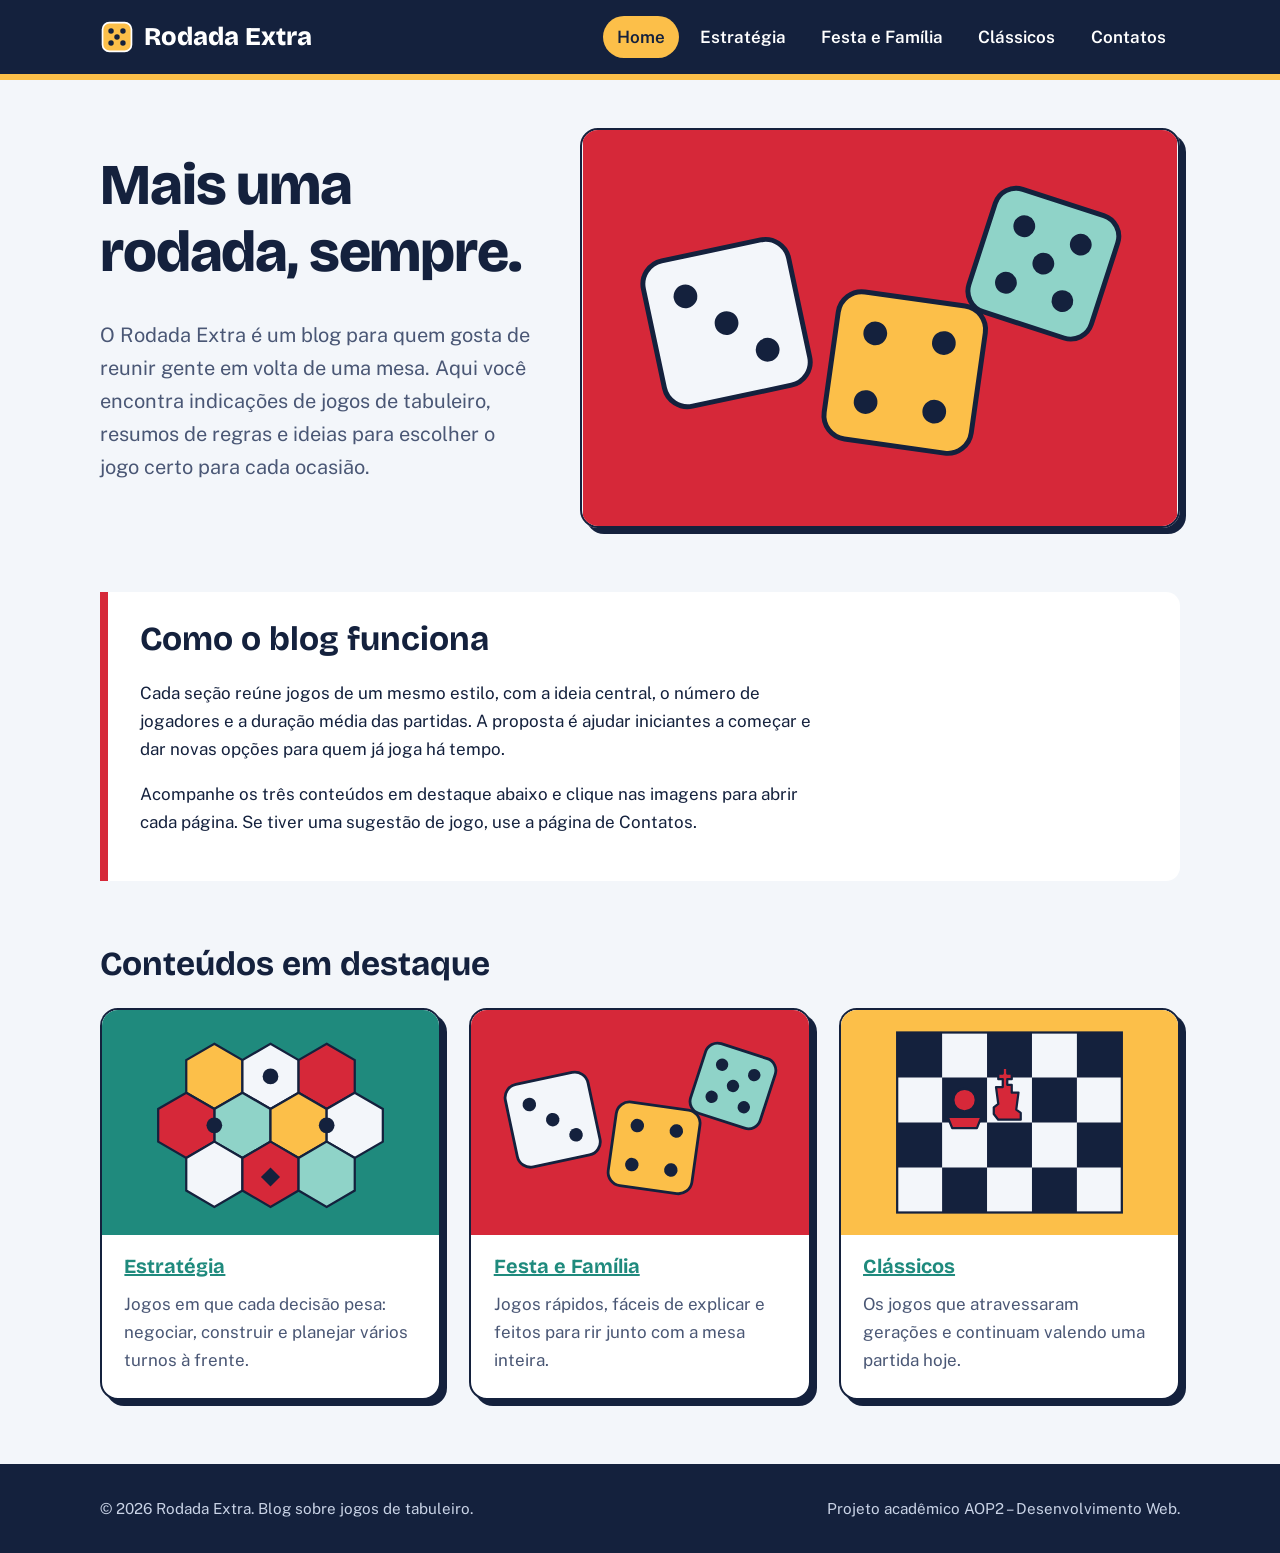
<file: index.html>
<!DOCTYPE html>
<html lang="pt-BR">
<head>
<meta charset="UTF-8">
<meta name="viewport" content="width=device-width, initial-scale=1">
<meta name="description" content="Blog sobre jogos de tabuleiro: dicas, regras e indicações.">
<title>Home | Rodada Extra</title>
<link rel="preconnect" href="https://fonts.googleapis.com">
<link rel="preconnect" href="https://fonts.gstatic.com" crossorigin>
<link href="https://fonts.googleapis.com/css2?family=Bricolage+Grotesque:wght@600;700;800&amp;family=Public+Sans:wght@400;600;700&amp;display=swap" rel="stylesheet">
<link rel="stylesheet" href="css/style.css">
</head>
<body>
<header class="site">
<div class="wrap">
<a class="brand" href="index.html"><svg viewBox="0 0 40 40" aria-hidden="true"><rect x="3" y="3" width="34" height="34" rx="8" fill="#fcbf49" stroke="#fff" stroke-width="2"/><circle cx="13" cy="13" r="3.2" fill="#14213d"/><circle cx="27" cy="13" r="3.2" fill="#14213d"/><circle cx="20" cy="20" r="3.2" fill="#14213d"/><circle cx="13" cy="27" r="3.2" fill="#14213d"/><circle cx="27" cy="27" r="3.2" fill="#14213d"/></svg>Rodada Extra</a>
<nav aria-label="Navegação principal">
<ul><li><a href="index.html" aria-current="page">Home</a></li><li><a href="estrategia.html">Estratégia</a></li><li><a href="festa.html">Festa e Família</a></li><li><a href="classicos.html">Clássicos</a></li><li><a href="contatos.html">Contatos</a></li></ul>
</nav>
</div>
</header>
<main>
<div class="wrap">
<section class="hero">
<div>
<h1>Mais uma rodada, sempre.</h1>
<p class="lead">O Rodada Extra é um blog para quem gosta de reunir gente em volta de uma mesa. Aqui você encontra indicações de jogos de tabuleiro, resumos de regras e ideias para escolher o jogo certo para cada ocasião.</p>
</div>
<img src="images/festa.svg" alt="Três dados coloridos" width="600" height="400" style="border:2px solid #14213d;border-radius:18px;box-shadow:6px 6px 0 #14213d">
</section>
<section class="sobre">
<h2>Como o blog funciona</h2>
<p>Cada seção reúne jogos de um mesmo estilo, com a ideia central, o número de jogadores e a duração média das partidas. A proposta é ajudar iniciantes a começar e dar novas opções para quem já joga há tempo.</p>
<p>Acompanhe os três conteúdos em destaque abaixo e clique nas imagens para abrir cada página. Se tiver uma sugestão de jogo, use a página de Contatos.</p>
</section>
<section>
<h2>Conteúdos em destaque</h2>
<div class="destaques"><article class="destaque"><a class="img" href="estrategia.html"><img src="images/estrategia.svg" alt="Tabuleiro de hexágonos coloridos" width="600" height="400"></a><div class="txt"><h3><a href="estrategia.html">Estratégia</a></h3><p>Jogos em que cada decisão pesa: negociar, construir e planejar vários turnos à frente.</p></div></article><article class="destaque"><a class="img" href="festa.html"><img src="images/festa.svg" alt="Três dados coloridos" width="600" height="400"></a><div class="txt"><h3><a href="festa.html">Festa e Família</a></h3><p>Jogos rápidos, fáceis de explicar e feitos para rir junto com a mesa inteira.</p></div></article><article class="destaque"><a class="img" href="classicos.html"><img src="images/classicos.svg" alt="Tabuleiro de xadrez com peças vermelhas" width="600" height="400"></a><div class="txt"><h3><a href="classicos.html">Clássicos</a></h3><p>Os jogos que atravessaram gerações e continuam valendo uma partida hoje.</p></div></article></div>
</section>
</div>
</main>
<footer class="site">
<div class="wrap">
<p>&copy; 2026 Rodada Extra. Blog sobre jogos de tabuleiro.</p>
<p>Projeto acadêmico AOP2 &ndash; Desenvolvimento Web.</p>
</div>
</footer>
</body>
</html>
</file>
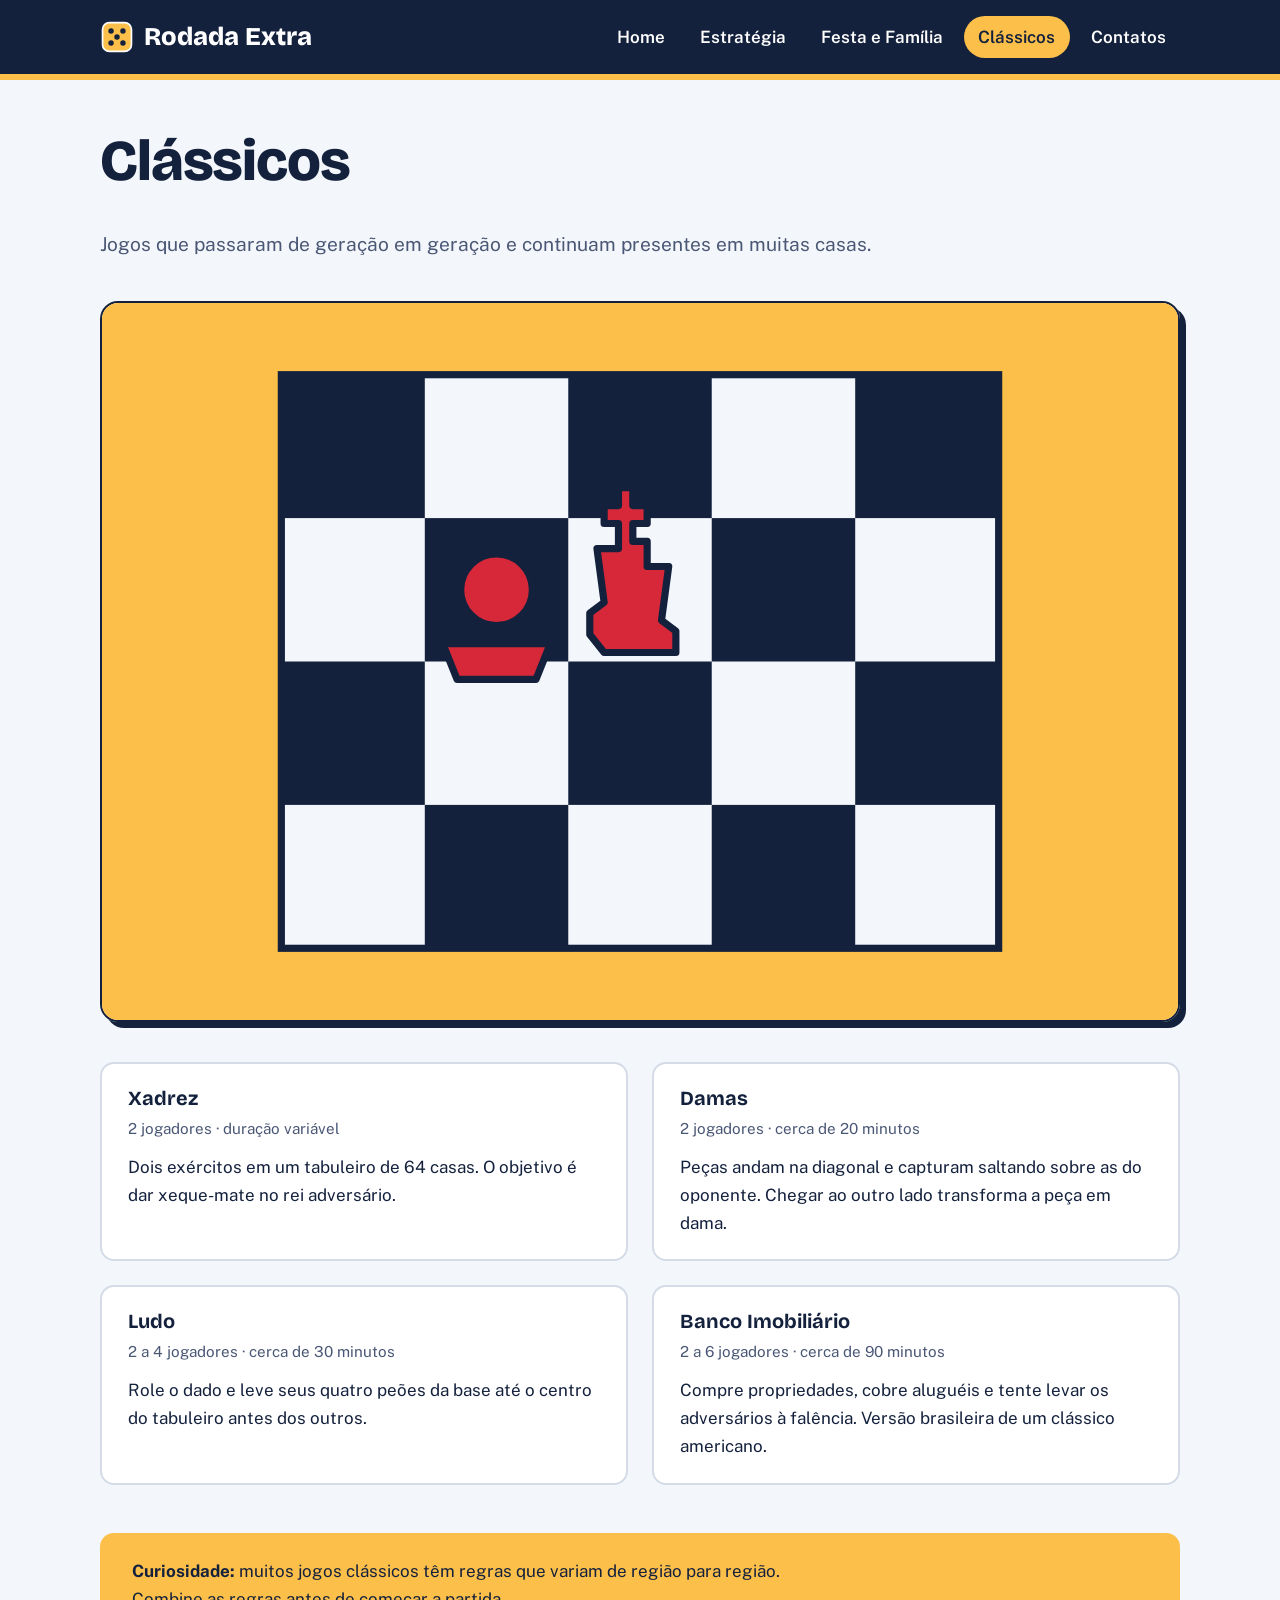
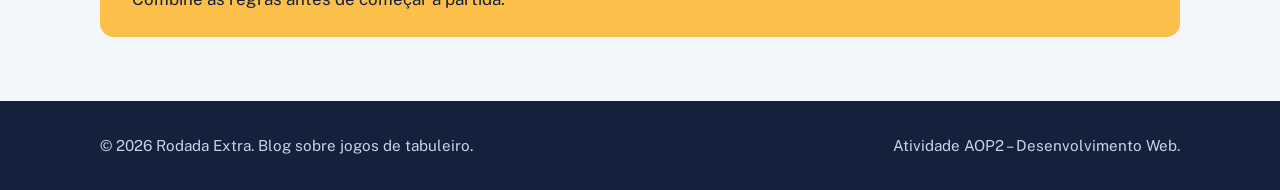
<file: classicos.html>
<!DOCTYPE html>
<html lang="pt-BR">
<head>
<meta charset="UTF-8">
<meta name="viewport" content="width=device-width, initial-scale=1">
<meta name="description" content="Jogos de tabuleiro clássicos: Xadrez, Damas, Ludo e Banco Imobiliário.">
<title>Clássicos | Rodada Extra</title>
<link rel="preconnect" href="https://fonts.googleapis.com">
<link rel="preconnect" href="https://fonts.gstatic.com" crossorigin>
<link href="https://fonts.googleapis.com/css2?family=Bricolage+Grotesque:wght@600;700;800&amp;family=Public+Sans:wght@400;600;700&amp;display=swap" rel="stylesheet">
<link rel="stylesheet" href="css/style.css">
</head>
<body>
<header class="site">
<div class="wrap">
<a class="brand" href="index.html"><svg viewBox="0 0 40 40" aria-hidden="true"><rect x="3" y="3" width="34" height="34" rx="8" fill="#fcbf49" stroke="#fff" stroke-width="2"/><circle cx="13" cy="13" r="3.2" fill="#14213d"/><circle cx="27" cy="13" r="3.2" fill="#14213d"/><circle cx="20" cy="20" r="3.2" fill="#14213d"/><circle cx="13" cy="27" r="3.2" fill="#14213d"/><circle cx="27" cy="27" r="3.2" fill="#14213d"/></svg>Rodada Extra</a>
<nav aria-label="Navegação principal">
<ul><li><a href="index.html">Home</a></li><li><a href="estrategia.html">Estratégia</a></li><li><a href="festa.html">Festa e Família</a></li><li><a href="classicos.html" aria-current="page">Clássicos</a></li><li><a href="contatos.html">Contatos</a></li></ul>
</nav>
</div>
</header>
<main>
<div class="wrap">
<div class="page-title"><h1>Clássicos</h1><p>Jogos que passaram de geração em geração e continuam presentes em muitas casas.</p></div>
<div class="cover"><img src="images/classicos.svg" alt="Tabuleiro de xadrez com peças vermelhas" width="600" height="400"></div>
<div class="jogos"><article class="jogo"><h3>Xadrez</h3><p class="meta">2 jogadores &middot; duração variável</p><p>Dois exércitos em um tabuleiro de 64 casas. O objetivo é dar xeque-mate no rei adversário.</p></article><article class="jogo"><h3>Damas</h3><p class="meta">2 jogadores &middot; cerca de 20 minutos</p><p>Peças andam na diagonal e capturam saltando sobre as do oponente. Chegar ao outro lado transforma a peça em dama.</p></article><article class="jogo"><h3>Ludo</h3><p class="meta">2 a 4 jogadores &middot; cerca de 30 minutos</p><p>Role o dado e leve seus quatro peões da base até o centro do tabuleiro antes dos outros.</p></article><article class="jogo"><h3>Banco Imobiliário</h3><p class="meta">2 a 6 jogadores &middot; cerca de 90 minutos</p><p>Compre propriedades, cobre aluguéis e tente levar os adversários à falência. Versão brasileira de um clássico americano.</p></article></div>
<aside class="dica"><p><strong>Curiosidade:</strong> muitos jogos clássicos têm regras que variam de região para região. Combine as regras antes de começar a partida.</p></aside>
</div>
</main>
<footer class="site">
<div class="wrap">
<p>&copy; 2026 Rodada Extra. Blog sobre jogos de tabuleiro.</p>
<p>Atividade AOP2 &ndash; Desenvolvimento Web.</p>
</div>
</footer>
</body>
</html>
</file>
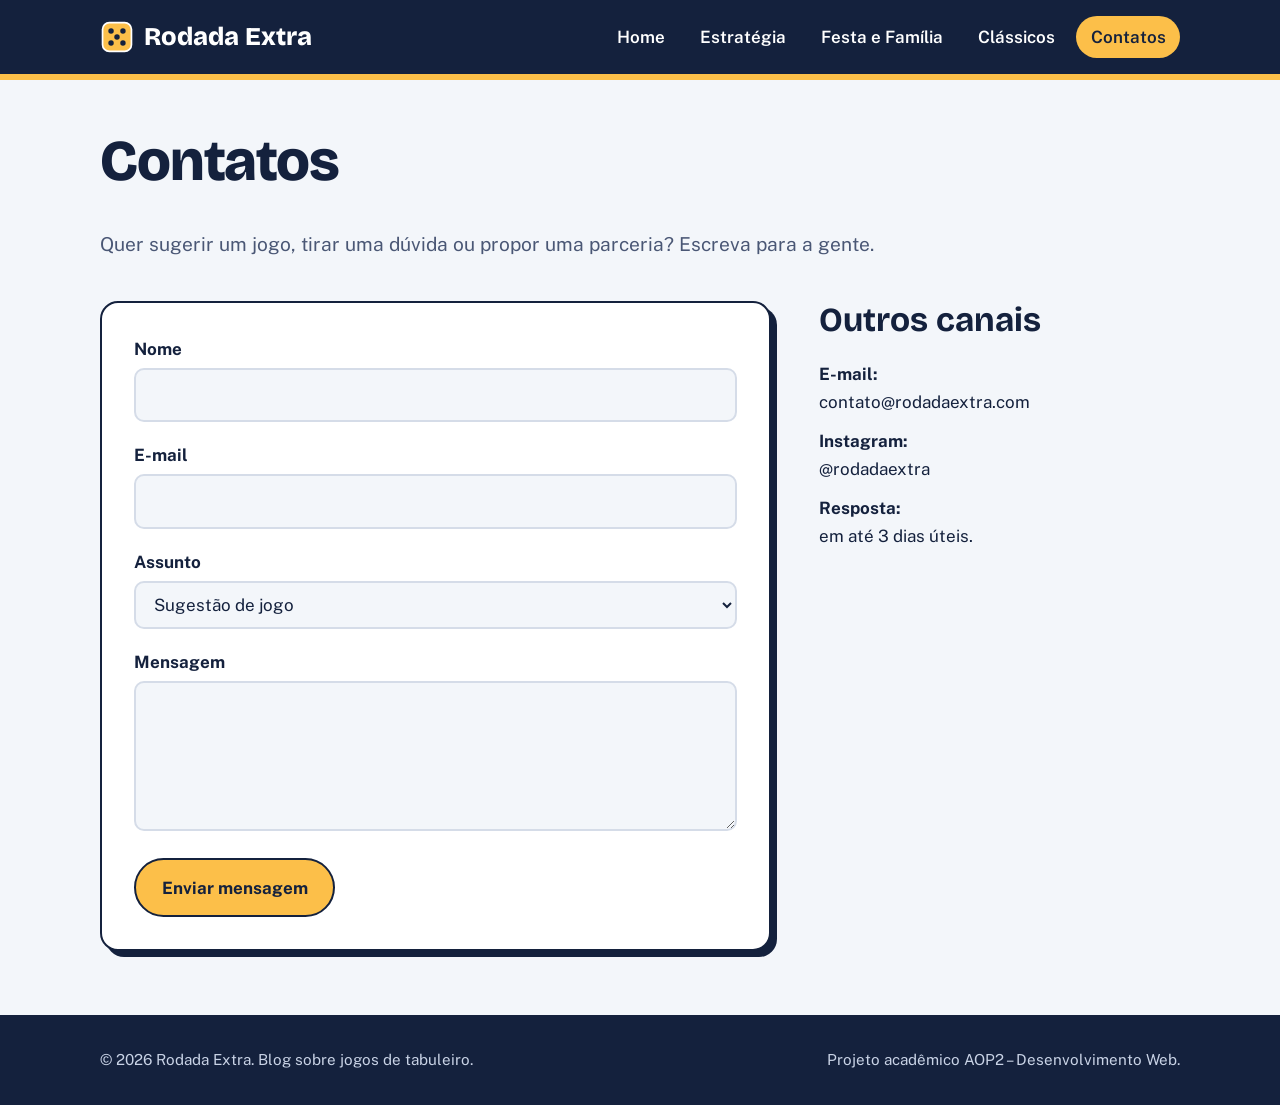
<file: contatos.html>
<!DOCTYPE html>
<html lang="pt-BR">
<head>
<meta charset="UTF-8">
<meta name="viewport" content="width=device-width, initial-scale=1">
<meta name="description" content="Fale com o Rodada Extra.">
<title>Contatos | Rodada Extra</title>
<link rel="preconnect" href="https://fonts.googleapis.com">
<link rel="preconnect" href="https://fonts.gstatic.com" crossorigin>
<link href="https://fonts.googleapis.com/css2?family=Bricolage+Grotesque:wght@600;700;800&amp;family=Public+Sans:wght@400;600;700&amp;display=swap" rel="stylesheet">
<link rel="stylesheet" href="css/style.css">
</head>
<body>
<header class="site">
<div class="wrap">
<a class="brand" href="index.html"><svg viewBox="0 0 40 40" aria-hidden="true"><rect x="3" y="3" width="34" height="34" rx="8" fill="#fcbf49" stroke="#fff" stroke-width="2"/><circle cx="13" cy="13" r="3.2" fill="#14213d"/><circle cx="27" cy="13" r="3.2" fill="#14213d"/><circle cx="20" cy="20" r="3.2" fill="#14213d"/><circle cx="13" cy="27" r="3.2" fill="#14213d"/><circle cx="27" cy="27" r="3.2" fill="#14213d"/></svg>Rodada Extra</a>
<nav aria-label="Navegação principal">
<ul><li><a href="index.html">Home</a></li><li><a href="estrategia.html">Estratégia</a></li><li><a href="festa.html">Festa e Família</a></li><li><a href="classicos.html">Clássicos</a></li><li><a href="contatos.html" aria-current="page">Contatos</a></li></ul>
</nav>
</div>
</header>
<main>
<div class="wrap">
<div class="page-title"><h1>Contatos</h1><p>Quer sugerir um jogo, tirar uma dúvida ou propor uma parceria? Escreva para a gente.</p></div>
<div class="contato-grid">
<form action="mailto:contato@rodadaextra.example" method="post" enctype="text/plain">
<div><label for="nome">Nome</label><input type="text" id="nome" name="nome" required autocomplete="name"></div>
<div><label for="email">E-mail</label><input type="email" id="email" name="email" required autocomplete="email"></div>
<div><label for="assunto">Assunto</label>
<select id="assunto" name="assunto"><option>Sugestão de jogo</option><option>Dúvida sobre regras</option><option>Outro assunto</option></select></div>
<div><label for="mensagem">Mensagem</label><textarea id="mensagem" name="mensagem" required></textarea></div>
<button type="submit">Enviar mensagem</button>
</form>
<aside class="contato-info">
<h2>Outros canais</h2>
<p><strong>E-mail:</strong><br>contato@rodadaextra.com</p>
<p><strong>Instagram:</strong><br>@rodadaextra</p>
<p><strong>Resposta:</strong><br>em até 3 dias úteis.</p>
</aside>
</div>
</div>
</main>
<footer class="site">
<div class="wrap">
<p>&copy; 2026 Rodada Extra. Blog sobre jogos de tabuleiro.</p>
<p>Projeto acadêmico AOP2 &ndash; Desenvolvimento Web.</p>
</div>
</footer>
</body>
</html>
</file>
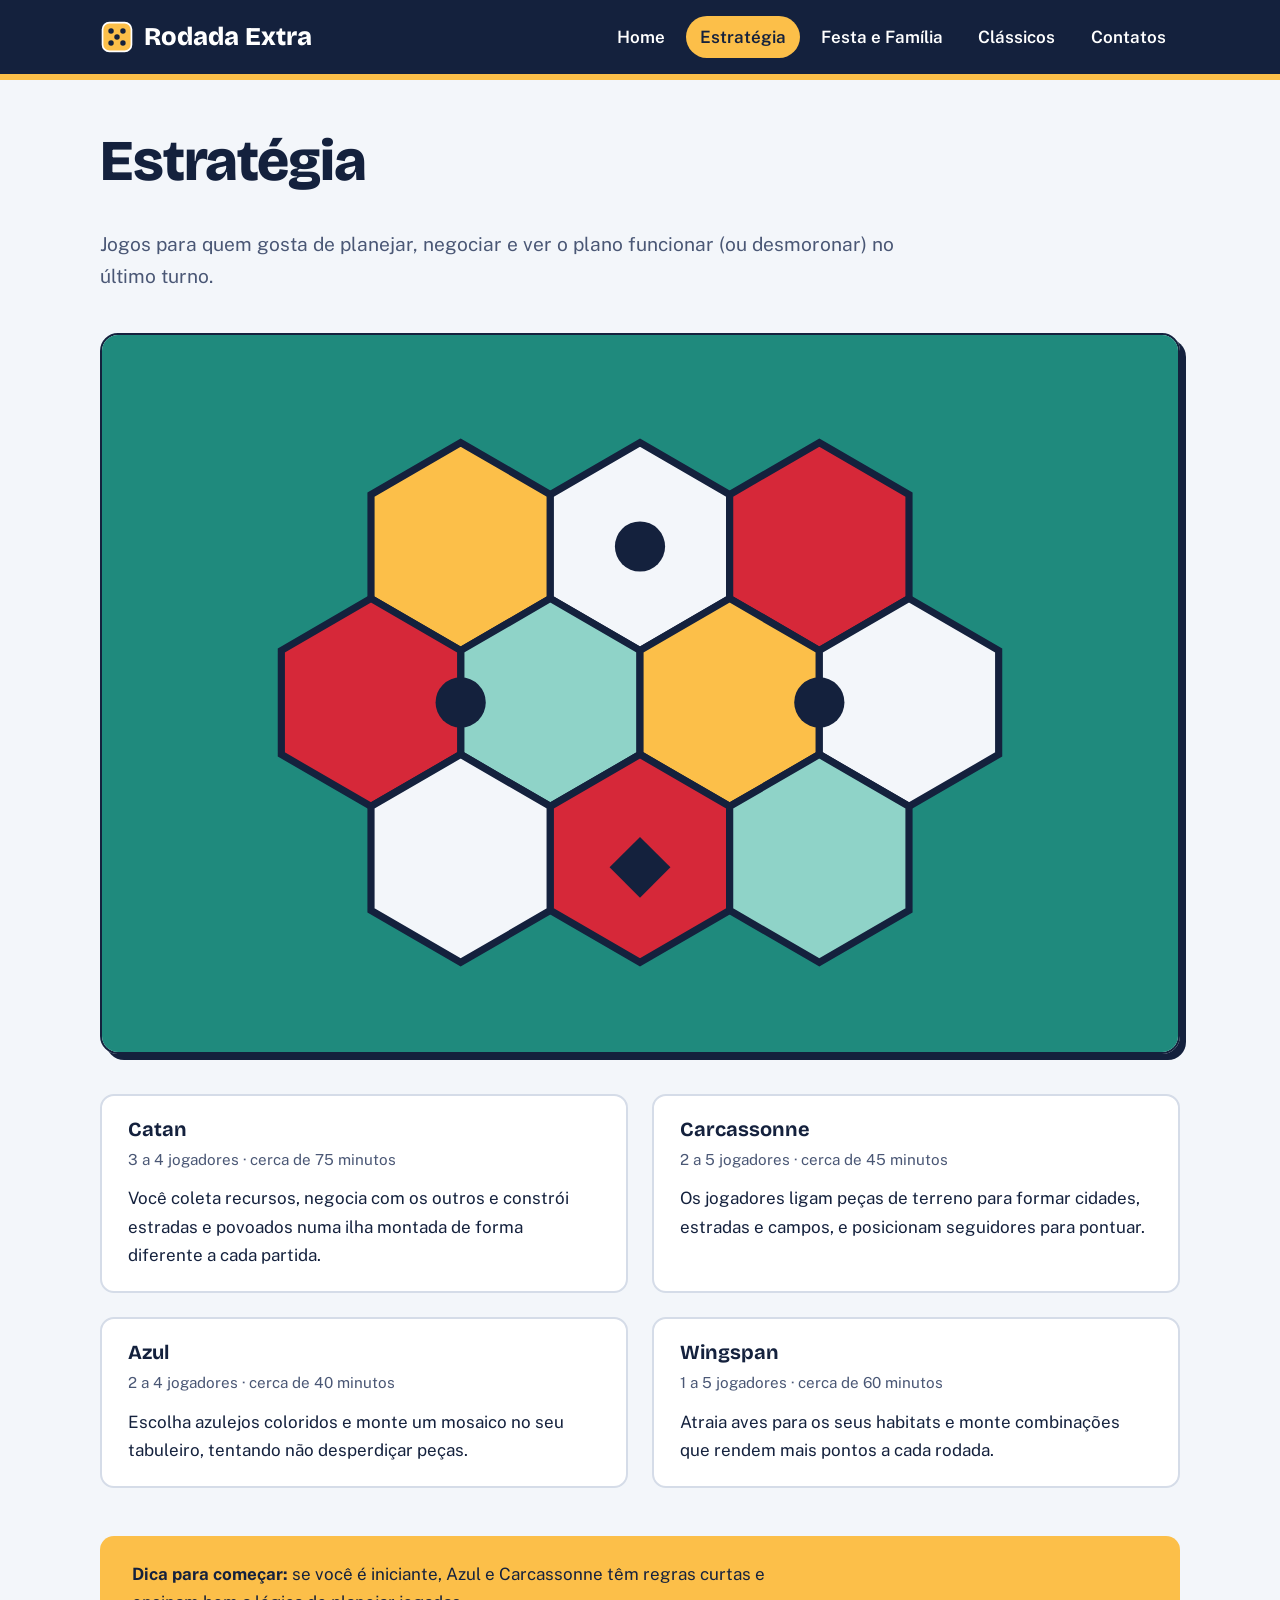
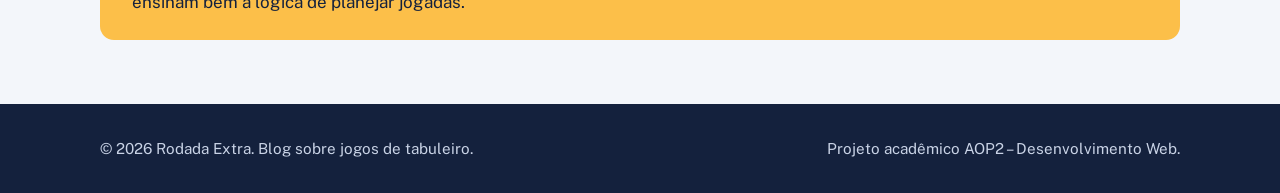
<file: estrategia.html>
<!DOCTYPE html>
<html lang="pt-BR">
<head>
<meta charset="UTF-8">
<meta name="viewport" content="width=device-width, initial-scale=1">
<meta name="description" content="Jogos de tabuleiro de estratégia: Catan, Carcassonne, Azul e Wingspan.">
<title>Estratégia | Rodada Extra</title>
<link rel="preconnect" href="https://fonts.googleapis.com">
<link rel="preconnect" href="https://fonts.gstatic.com" crossorigin>
<link href="https://fonts.googleapis.com/css2?family=Bricolage+Grotesque:wght@600;700;800&amp;family=Public+Sans:wght@400;600;700&amp;display=swap" rel="stylesheet">
<link rel="stylesheet" href="css/style.css">
</head>
<body>
<header class="site">
<div class="wrap">
<a class="brand" href="index.html"><svg viewBox="0 0 40 40" aria-hidden="true"><rect x="3" y="3" width="34" height="34" rx="8" fill="#fcbf49" stroke="#fff" stroke-width="2"/><circle cx="13" cy="13" r="3.2" fill="#14213d"/><circle cx="27" cy="13" r="3.2" fill="#14213d"/><circle cx="20" cy="20" r="3.2" fill="#14213d"/><circle cx="13" cy="27" r="3.2" fill="#14213d"/><circle cx="27" cy="27" r="3.2" fill="#14213d"/></svg>Rodada Extra</a>
<nav aria-label="Navegação principal">
<ul><li><a href="index.html">Home</a></li><li><a href="estrategia.html" aria-current="page">Estratégia</a></li><li><a href="festa.html">Festa e Família</a></li><li><a href="classicos.html">Clássicos</a></li><li><a href="contatos.html">Contatos</a></li></ul>
</nav>
</div>
</header>
<main>
<div class="wrap">
<div class="page-title"><h1>Estratégia</h1><p>Jogos para quem gosta de planejar, negociar e ver o plano funcionar (ou desmoronar) no último turno.</p></div>
<div class="cover"><img src="images/estrategia.svg" alt="Tabuleiro de hexágonos coloridos" width="600" height="400"></div>
<div class="jogos"><article class="jogo"><h3>Catan</h3><p class="meta">3 a 4 jogadores &middot; cerca de 75 minutos</p><p>Você coleta recursos, negocia com os outros e constrói estradas e povoados numa ilha montada de forma diferente a cada partida.</p></article><article class="jogo"><h3>Carcassonne</h3><p class="meta">2 a 5 jogadores &middot; cerca de 45 minutos</p><p>Os jogadores ligam peças de terreno para formar cidades, estradas e campos, e posicionam seguidores para pontuar.</p></article><article class="jogo"><h3>Azul</h3><p class="meta">2 a 4 jogadores &middot; cerca de 40 minutos</p><p>Escolha azulejos coloridos e monte um mosaico no seu tabuleiro, tentando não desperdiçar peças.</p></article><article class="jogo"><h3>Wingspan</h3><p class="meta">1 a 5 jogadores &middot; cerca de 60 minutos</p><p>Atraia aves para os seus habitats e monte combinações que rendem mais pontos a cada rodada.</p></article></div>
<aside class="dica"><p><strong>Dica para começar:</strong> se você é iniciante, Azul e Carcassonne têm regras curtas e ensinam bem a lógica de planejar jogadas.</p></aside>
</div>
</main>
<footer class="site">
<div class="wrap">
<p>&copy; 2026 Rodada Extra. Blog sobre jogos de tabuleiro.</p>
<p>Projeto acadêmico AOP2 &ndash; Desenvolvimento Web.</p>
</div>
</footer>
</body>
</html>
</file>
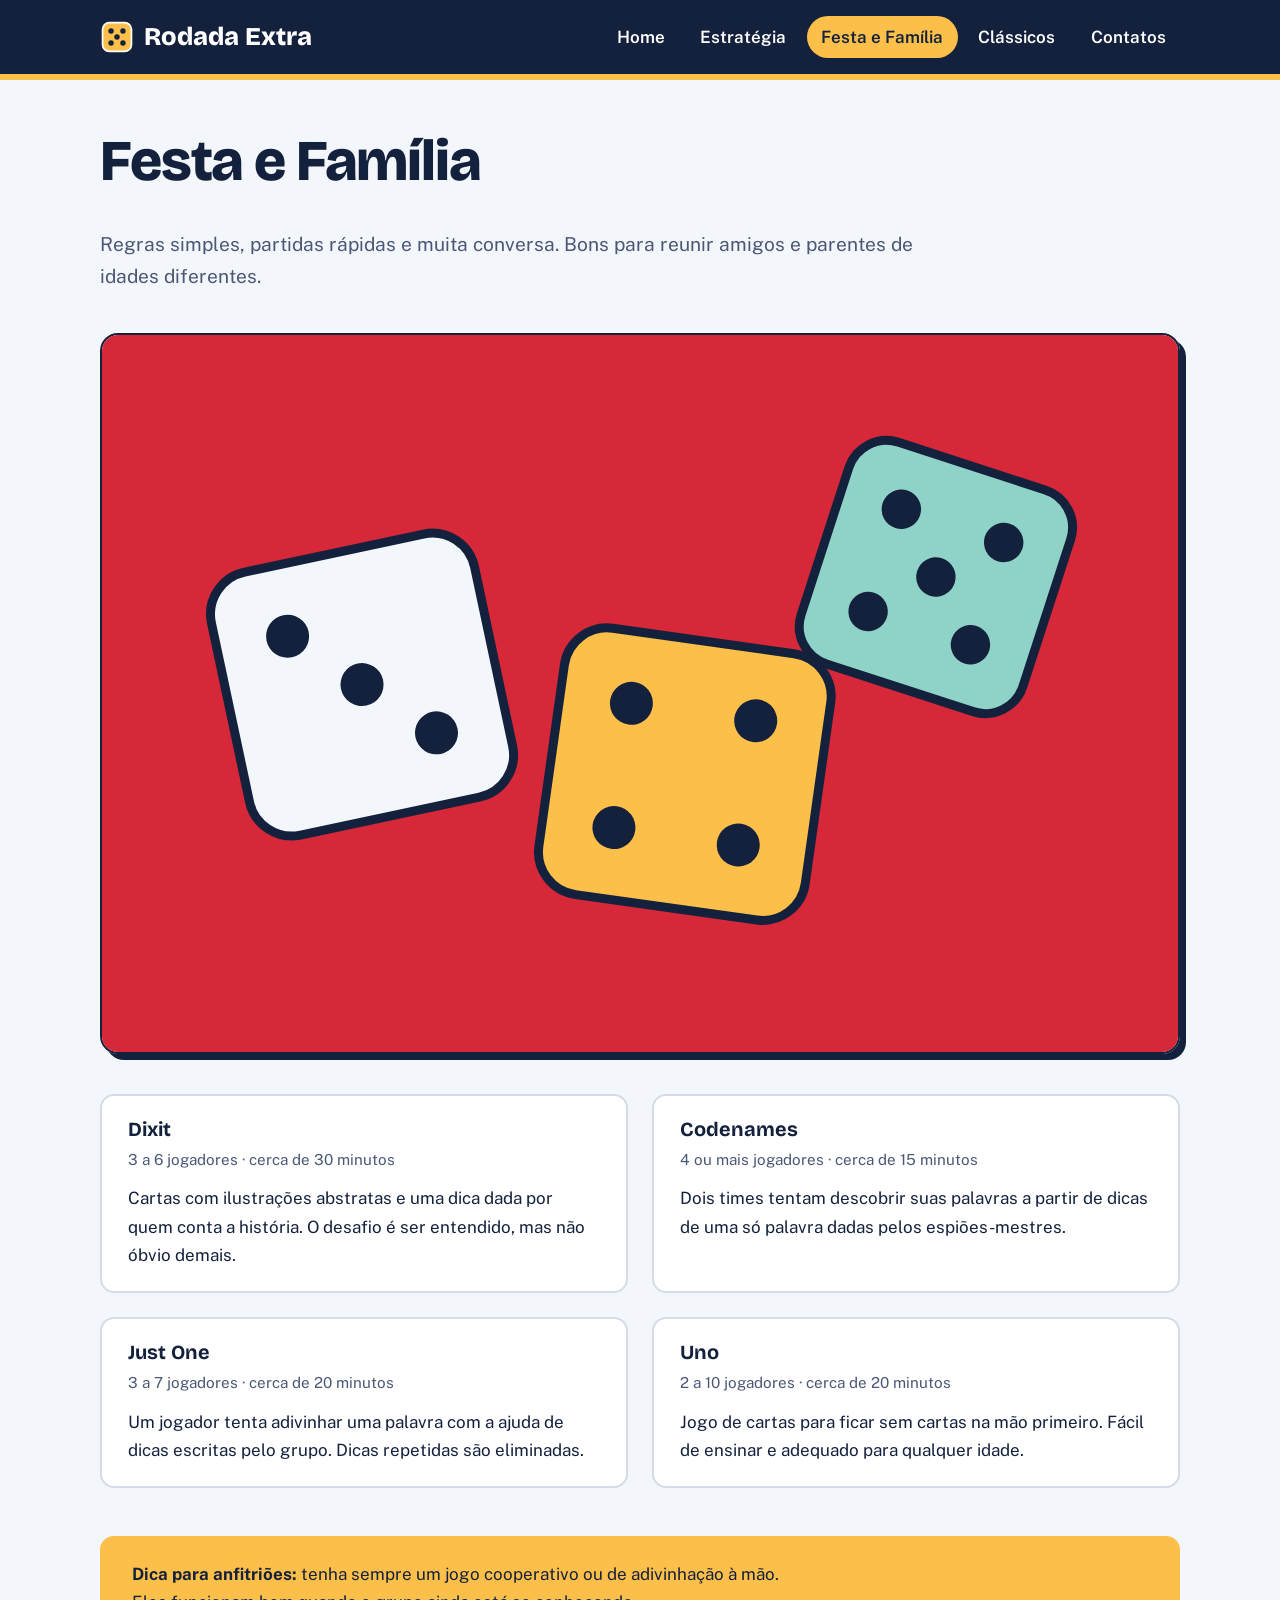
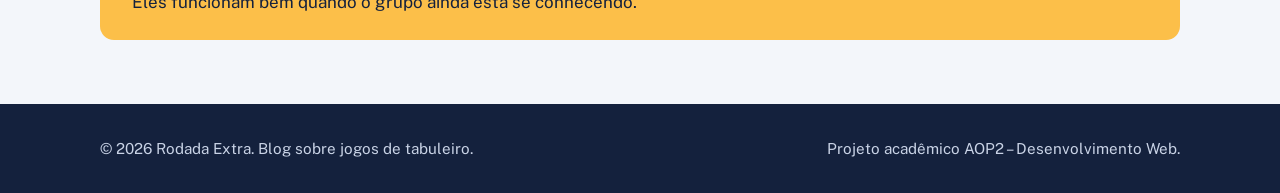
<file: festa.html>
<!DOCTYPE html>
<html lang="pt-BR">
<head>
<meta charset="UTF-8">
<meta name="viewport" content="width=device-width, initial-scale=1">
<meta name="description" content="Jogos leves para festas e família: Dixit, Codenames, Just One e Uno.">
<title>Festa e Família | Rodada Extra</title>
<link rel="preconnect" href="https://fonts.googleapis.com">
<link rel="preconnect" href="https://fonts.gstatic.com" crossorigin>
<link href="https://fonts.googleapis.com/css2?family=Bricolage+Grotesque:wght@600;700;800&amp;family=Public+Sans:wght@400;600;700&amp;display=swap" rel="stylesheet">
<link rel="stylesheet" href="css/style.css">
</head>
<body>
<header class="site">
<div class="wrap">
<a class="brand" href="index.html"><svg viewBox="0 0 40 40" aria-hidden="true"><rect x="3" y="3" width="34" height="34" rx="8" fill="#fcbf49" stroke="#fff" stroke-width="2"/><circle cx="13" cy="13" r="3.2" fill="#14213d"/><circle cx="27" cy="13" r="3.2" fill="#14213d"/><circle cx="20" cy="20" r="3.2" fill="#14213d"/><circle cx="13" cy="27" r="3.2" fill="#14213d"/><circle cx="27" cy="27" r="3.2" fill="#14213d"/></svg>Rodada Extra</a>
<nav aria-label="Navegação principal">
<ul><li><a href="index.html">Home</a></li><li><a href="estrategia.html">Estratégia</a></li><li><a href="festa.html" aria-current="page">Festa e Família</a></li><li><a href="classicos.html">Clássicos</a></li><li><a href="contatos.html">Contatos</a></li></ul>
</nav>
</div>
</header>
<main>
<div class="wrap">
<div class="page-title"><h1>Festa e Família</h1><p>Regras simples, partidas rápidas e muita conversa. Bons para reunir amigos e parentes de idades diferentes.</p></div>
<div class="cover"><img src="images/festa.svg" alt="Três dados coloridos" width="600" height="400"></div>
<div class="jogos"><article class="jogo"><h3>Dixit</h3><p class="meta">3 a 6 jogadores &middot; cerca de 30 minutos</p><p>Cartas com ilustrações abstratas e uma dica dada por quem conta a história. O desafio é ser entendido, mas não óbvio demais.</p></article><article class="jogo"><h3>Codenames</h3><p class="meta">4 ou mais jogadores &middot; cerca de 15 minutos</p><p>Dois times tentam descobrir suas palavras a partir de dicas de uma só palavra dadas pelos espiões-mestres.</p></article><article class="jogo"><h3>Just One</h3><p class="meta">3 a 7 jogadores &middot; cerca de 20 minutos</p><p>Um jogador tenta adivinhar uma palavra com a ajuda de dicas escritas pelo grupo. Dicas repetidas são eliminadas.</p></article><article class="jogo"><h3>Uno</h3><p class="meta">2 a 10 jogadores &middot; cerca de 20 minutos</p><p>Jogo de cartas para ficar sem cartas na mão primeiro. Fácil de ensinar e adequado para qualquer idade.</p></article></div>
<aside class="dica"><p><strong>Dica para anfitriões:</strong> tenha sempre um jogo cooperativo ou de adivinhação à mão. Eles funcionam bem quando o grupo ainda está se conhecendo.</p></aside>
</div>
</main>
<footer class="site">
<div class="wrap">
<p>&copy; 2026 Rodada Extra. Blog sobre jogos de tabuleiro.</p>
<p>Projeto acadêmico AOP2 &ndash; Desenvolvimento Web.</p>
</div>
</footer>
</body>
</html>
</file>
<file: css/style.css>
:root{--ink:#14213d;--paper:#f3f6fa;--white:#fff;--sun:#fcbf49;--red:#d62839;--teal:#1f8a7d;--line:#d5dce8;--muted:#4a5775}
*{box-sizing:border-box}
html{scroll-behavior:smooth}
body{margin:0;font-family:"Public Sans",system-ui,sans-serif;font-size:1.0625rem;line-height:1.65;color:var(--ink);background:var(--paper)}
h1,h2,h3{font-family:"Bricolage Grotesque","Public Sans",sans-serif;line-height:1.15;margin:0 0 .6em}
h1{font-size:clamp(2.2rem,5vw,3.6rem);font-weight:800;letter-spacing:-.02em}
h2{font-size:clamp(1.6rem,3vw,2.1rem);font-weight:700}
h3{font-size:1.25rem;font-weight:700}
p{margin:0 0 1em;max-width:68ch}
a{color:var(--teal)}
a:focus-visible,button:focus-visible,input:focus-visible,textarea:focus-visible,select:focus-visible{outline:3px solid var(--sun);outline-offset:3px}
.wrap{width:min(1080px,100% - 2.5rem);margin-inline:auto}
header.site{background:var(--ink);color:var(--white);border-bottom:6px solid var(--sun)}
header.site .wrap{display:flex;flex-wrap:wrap;align-items:center;justify-content:space-between;gap:1rem;padding-block:1rem}
.brand{font-family:"Bricolage Grotesque",sans-serif;font-weight:800;font-size:1.6rem;color:var(--white);text-decoration:none;display:flex;align-items:center;gap:.6rem}
.brand svg{width:34px;height:34px}
nav ul{list-style:none;margin:0;padding:0;display:flex;flex-wrap:wrap;gap:.4rem}
nav a{display:block;padding:.45rem .9rem;border-radius:999px;color:var(--white);text-decoration:none;font-weight:600}
nav a:hover{background:rgba(255,255,255,.14)}
nav a[aria-current="page"]{background:var(--sun);color:var(--ink)}
main{padding-block:3rem 4rem}
.hero{display:grid;grid-template-columns:1.2fr .8fr;gap:3rem;align-items:center;margin-bottom:4rem}
.hero p.lead{font-size:1.25rem;color:var(--muted)}
.hero svg{width:100%;height:auto}
.destaques{display:grid;grid-template-columns:repeat(3,1fr);gap:1.75rem;margin-top:1.5rem}
.destaque{background:var(--white);border:2px solid var(--ink);border-radius:18px;overflow:hidden;display:flex;flex-direction:column;box-shadow:6px 6px 0 var(--ink)}
.destaque a.img{display:block;background:var(--line)}
.destaque img{display:block;width:100%;height:auto;transition:transform .25s}
.destaque a.img:hover img{transform:scale(1.04)}
.destaque a.img{overflow:hidden}
.destaque .txt{padding:1.25rem 1.4rem 1.5rem}
.destaque p{margin:0;color:var(--muted)}
.sobre{background:var(--white);border-left:8px solid var(--red);padding:1.75rem 2rem;margin-bottom:4rem;border-radius:0 14px 14px 0}
.page-title{margin-bottom:2.5rem}
.page-title p{font-size:1.2rem;color:var(--muted)}
.cover{border:2px solid var(--ink);border-radius:18px;overflow:hidden;margin-bottom:2.5rem;box-shadow:6px 6px 0 var(--ink)}
.cover img{display:block;width:100%;height:auto}
.jogos{display:grid;grid-template-columns:repeat(2,1fr);gap:1.5rem}
.jogo{background:var(--white);border:2px solid var(--line);border-radius:14px;padding:1.4rem 1.6rem}
.jogo h3{margin-bottom:.3em}
.jogo .meta{font-size:.95rem;color:var(--muted);margin-bottom:.8em}
.jogo p:last-child{margin:0}
.dica{margin-top:3rem;background:var(--sun);border-radius:14px;padding:1.5rem 2rem}
.dica p{margin:0}
form{background:var(--white);border:2px solid var(--ink);border-radius:18px;padding:2rem;display:grid;gap:1.2rem;box-shadow:6px 6px 0 var(--ink)}
label{font-weight:700;display:block;margin-bottom:.3rem}
input,textarea,select{width:100%;font:inherit;padding:.7rem .9rem;border:2px solid var(--line);border-radius:10px;background:var(--paper);color:var(--ink)}
textarea{min-height:150px;resize:vertical}
button{font:inherit;font-weight:700;padding:.85rem 1.6rem;border:2px solid var(--ink);background:var(--sun);color:var(--ink);border-radius:999px;cursor:pointer;justify-self:start}
button:hover{background:var(--ink);color:var(--white)}
.contato-grid{display:grid;grid-template-columns:1.3fr .7fr;gap:3rem;align-items:start}
.contato-info p{margin-bottom:.7rem}
footer.site{background:var(--ink);color:#c9d3e6;padding-block:2rem;font-size:.95rem}
footer.site .wrap{display:flex;flex-wrap:wrap;justify-content:space-between;gap:1rem}
footer.site p{margin:0}
@media(max-width:860px){.hero,.contato-grid{grid-template-columns:1fr}.destaques{grid-template-columns:1fr}.jogos{grid-template-columns:1fr}}
@media(prefers-reduced-motion:reduce){*{transition:none!important;scroll-behavior:auto!important}}
</file>
